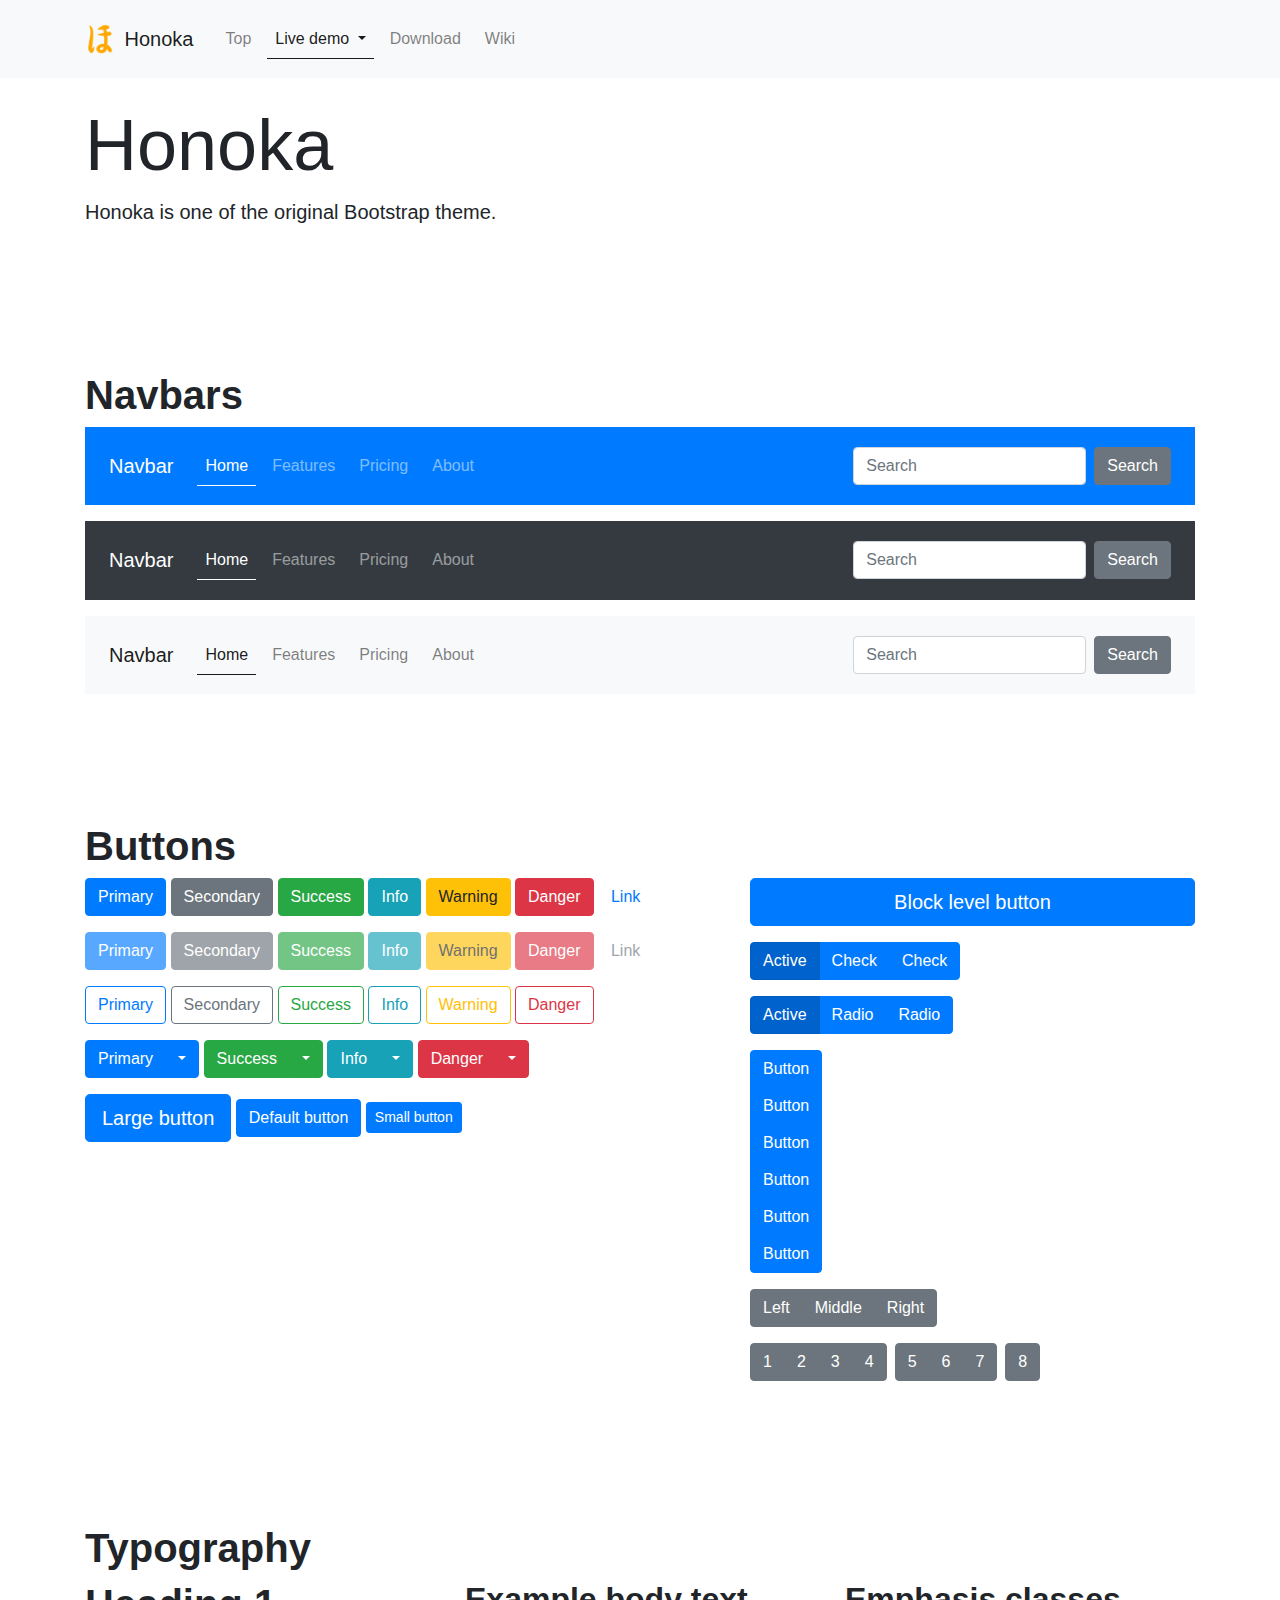
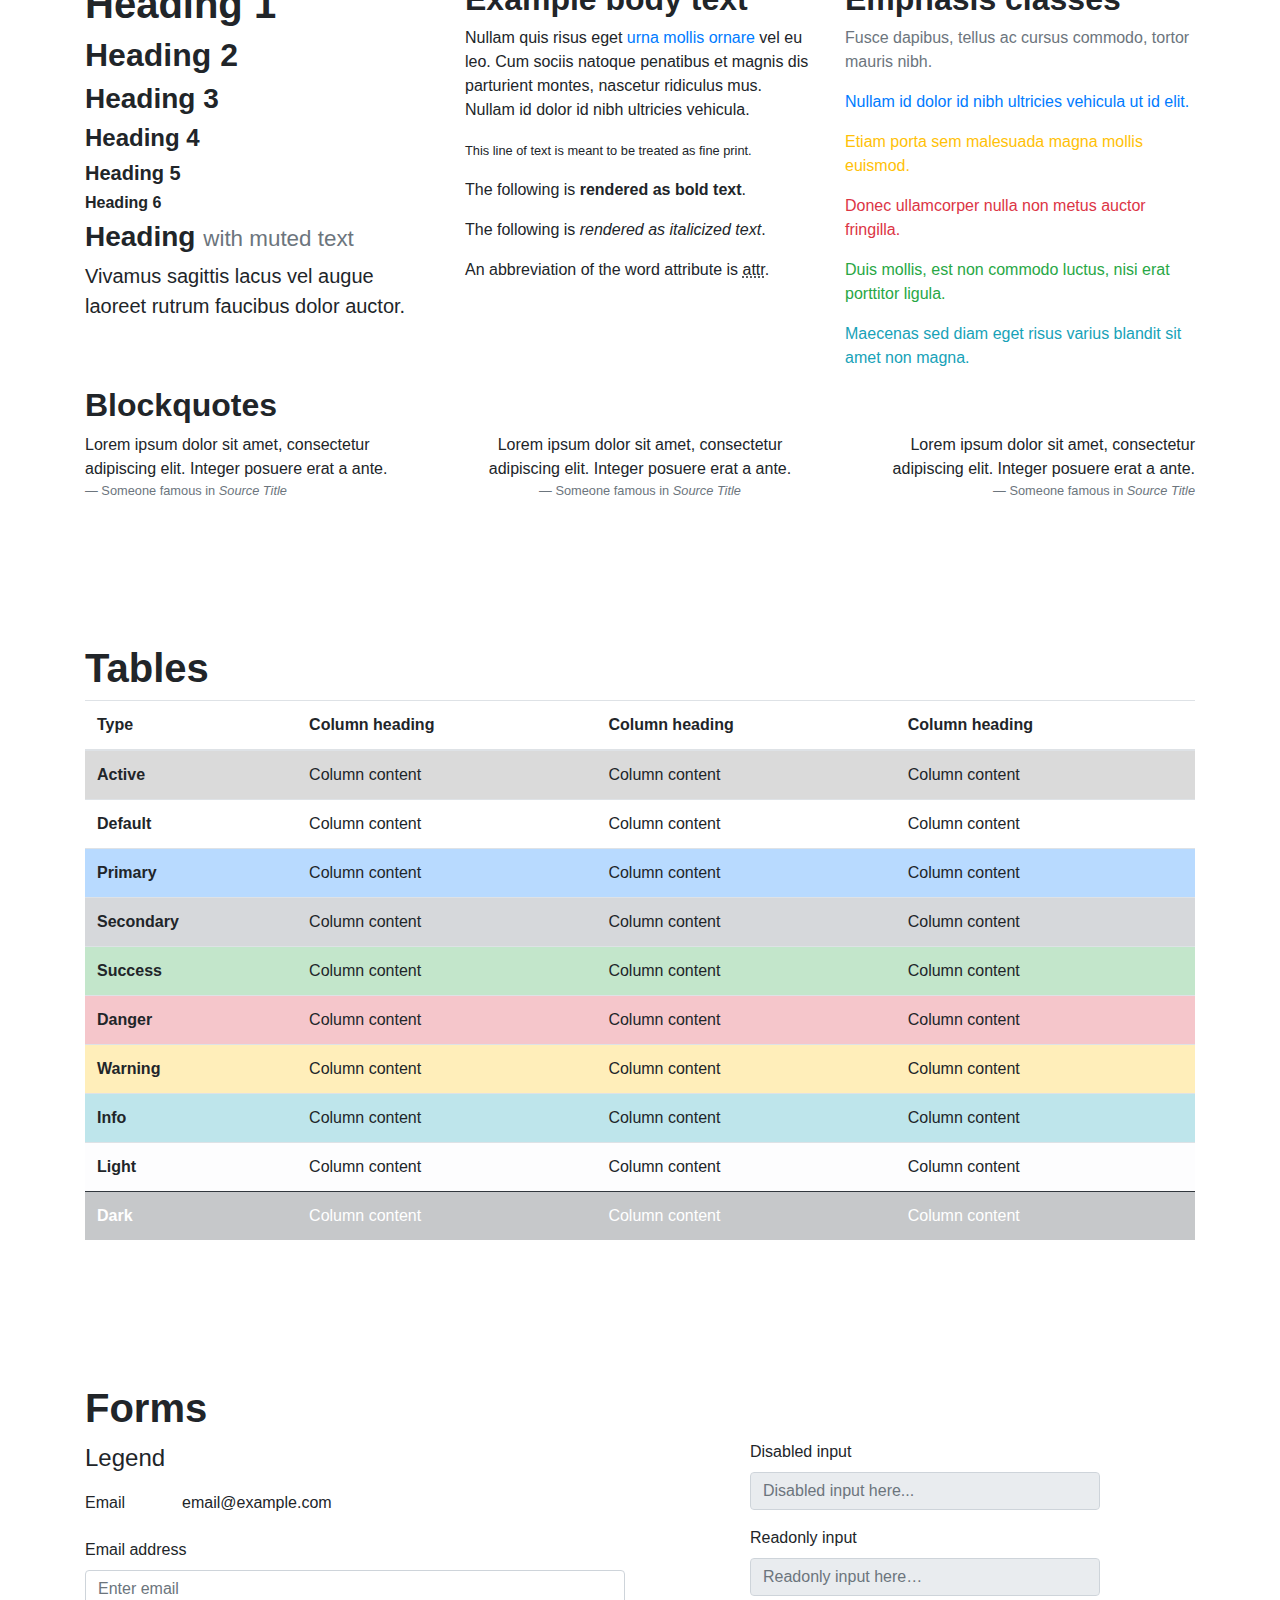
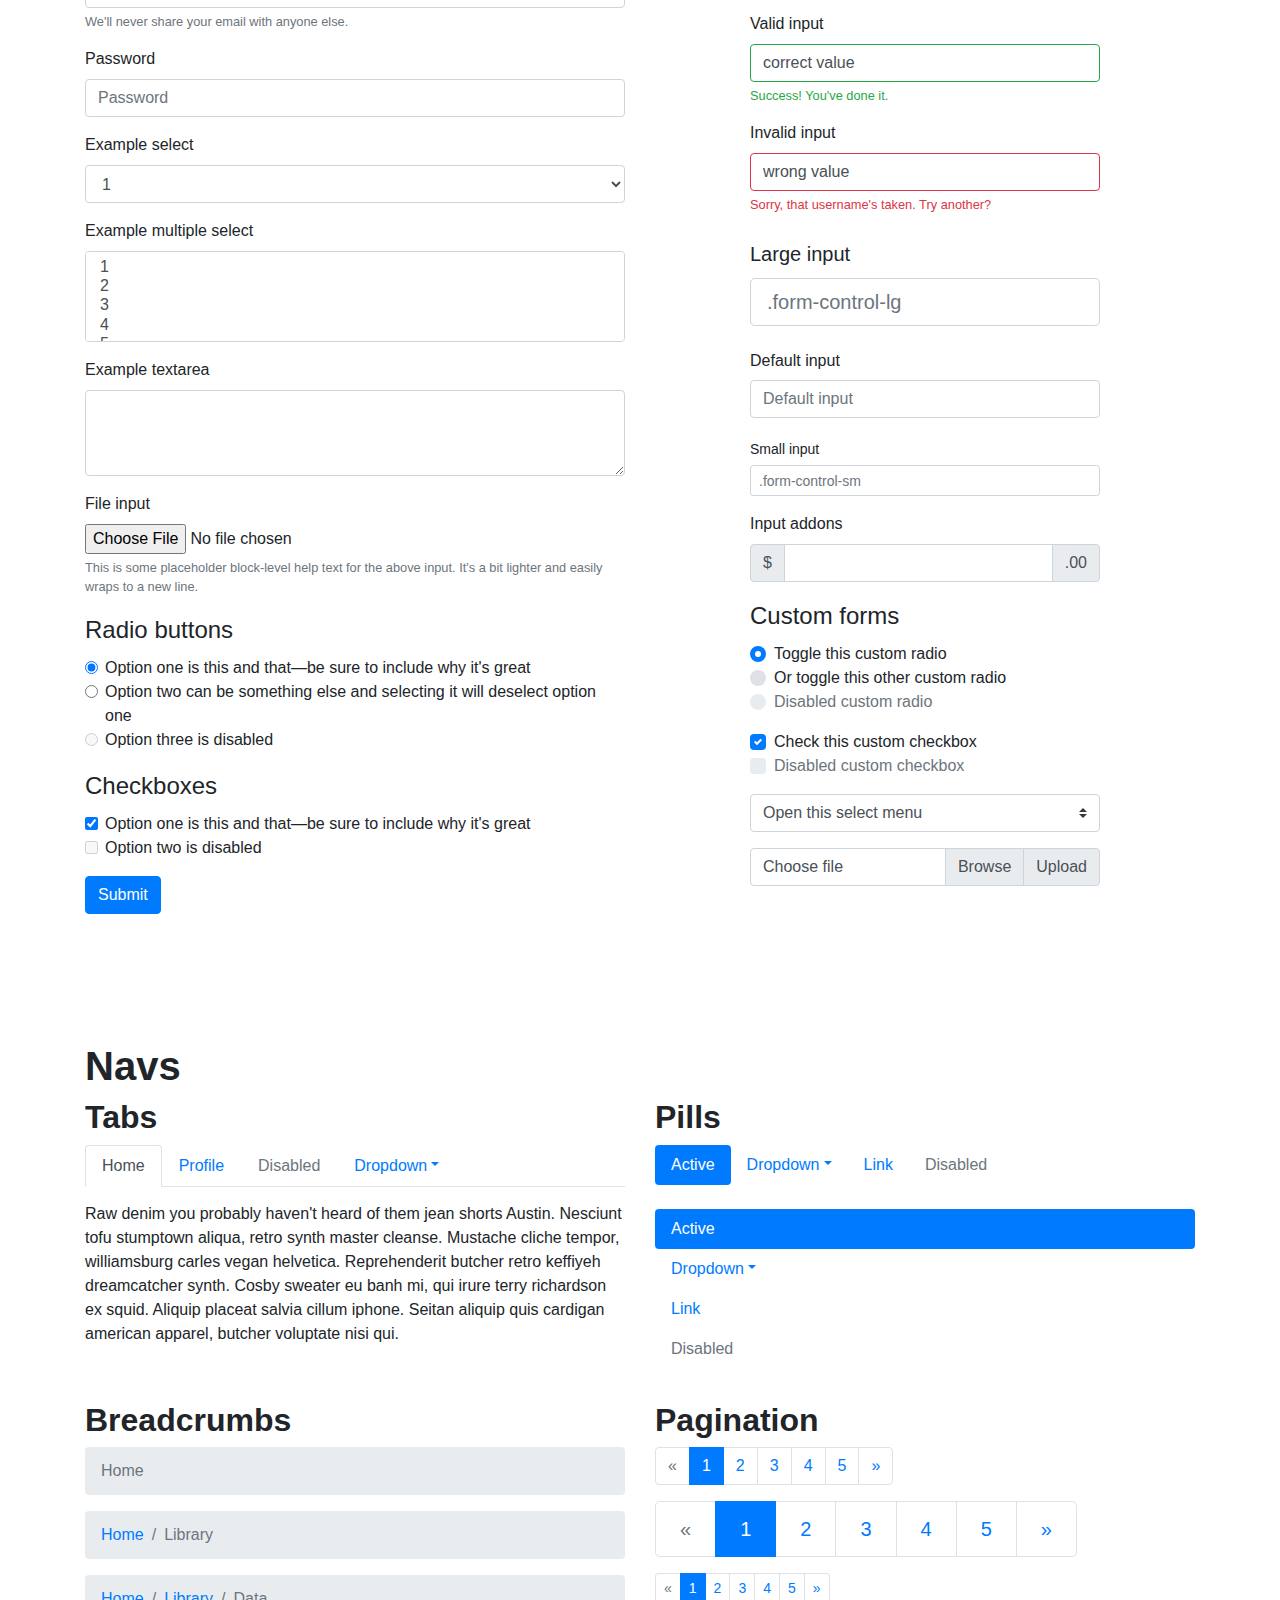
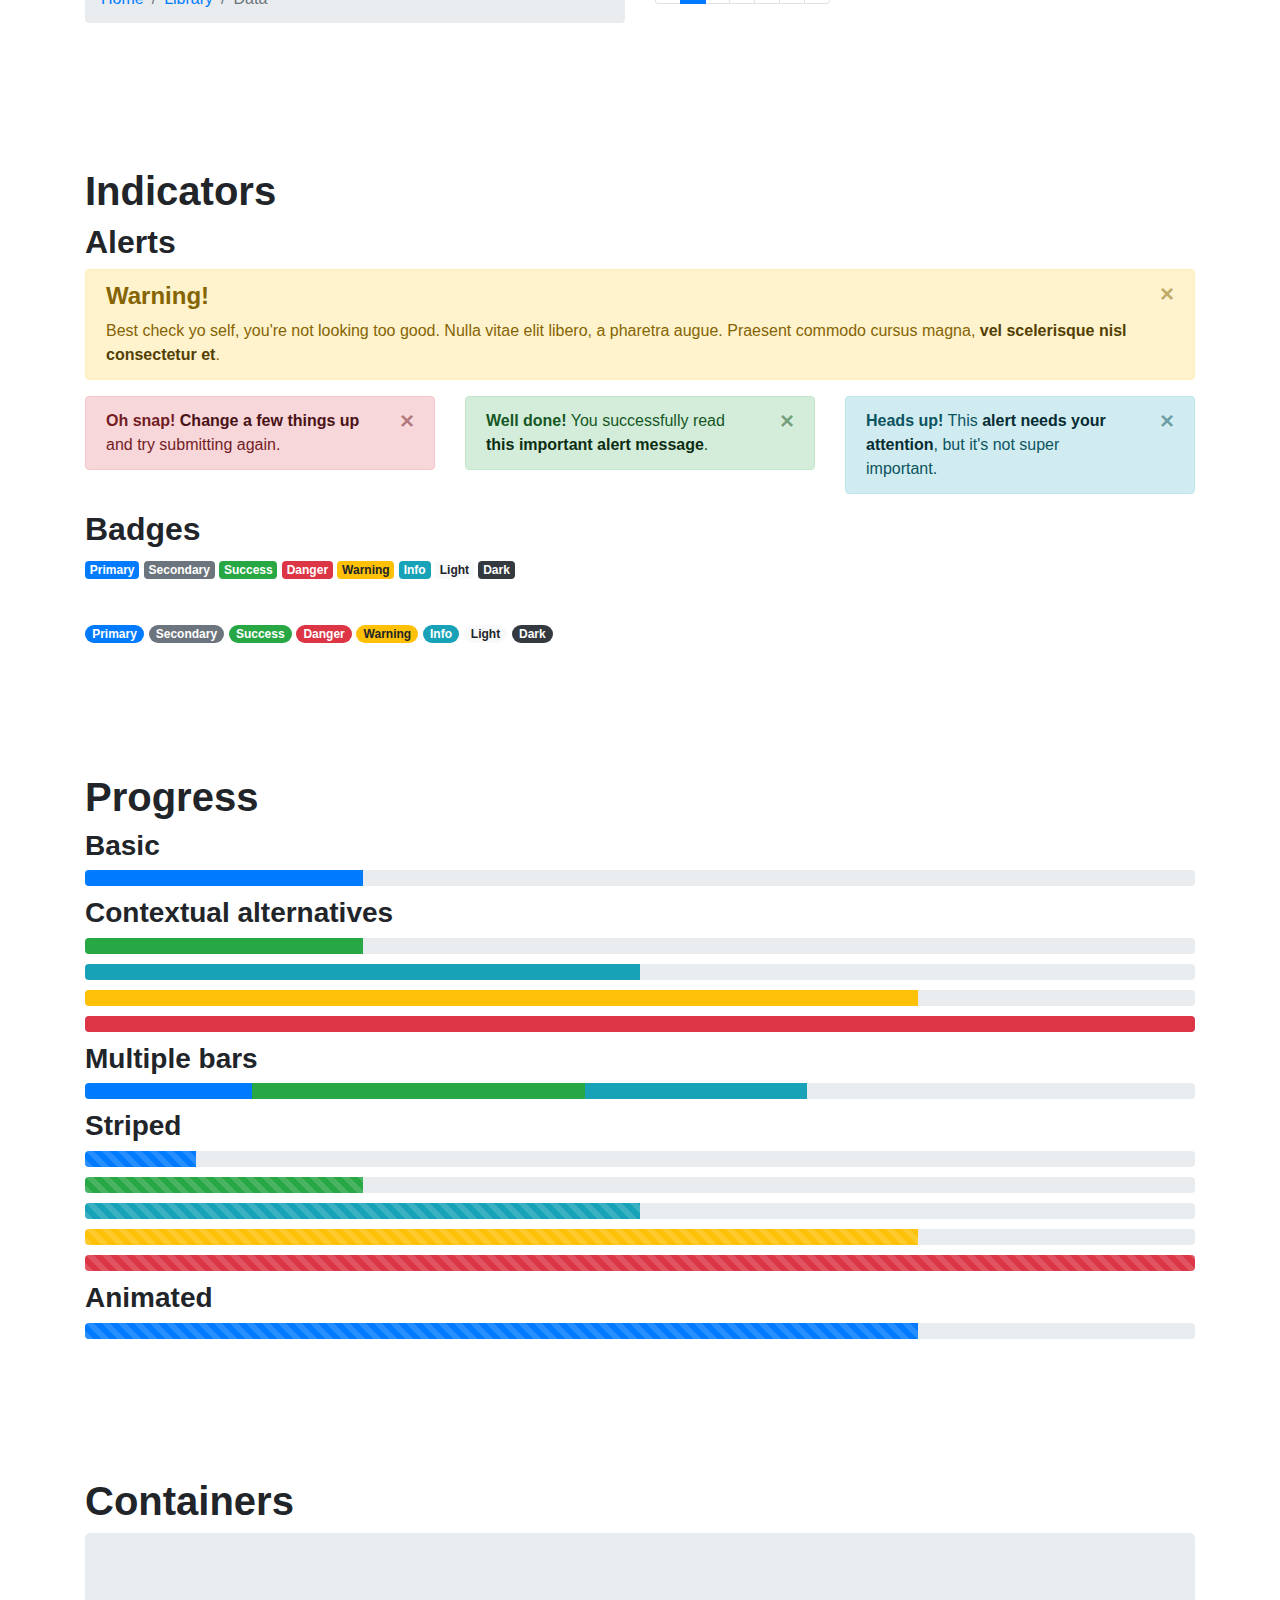
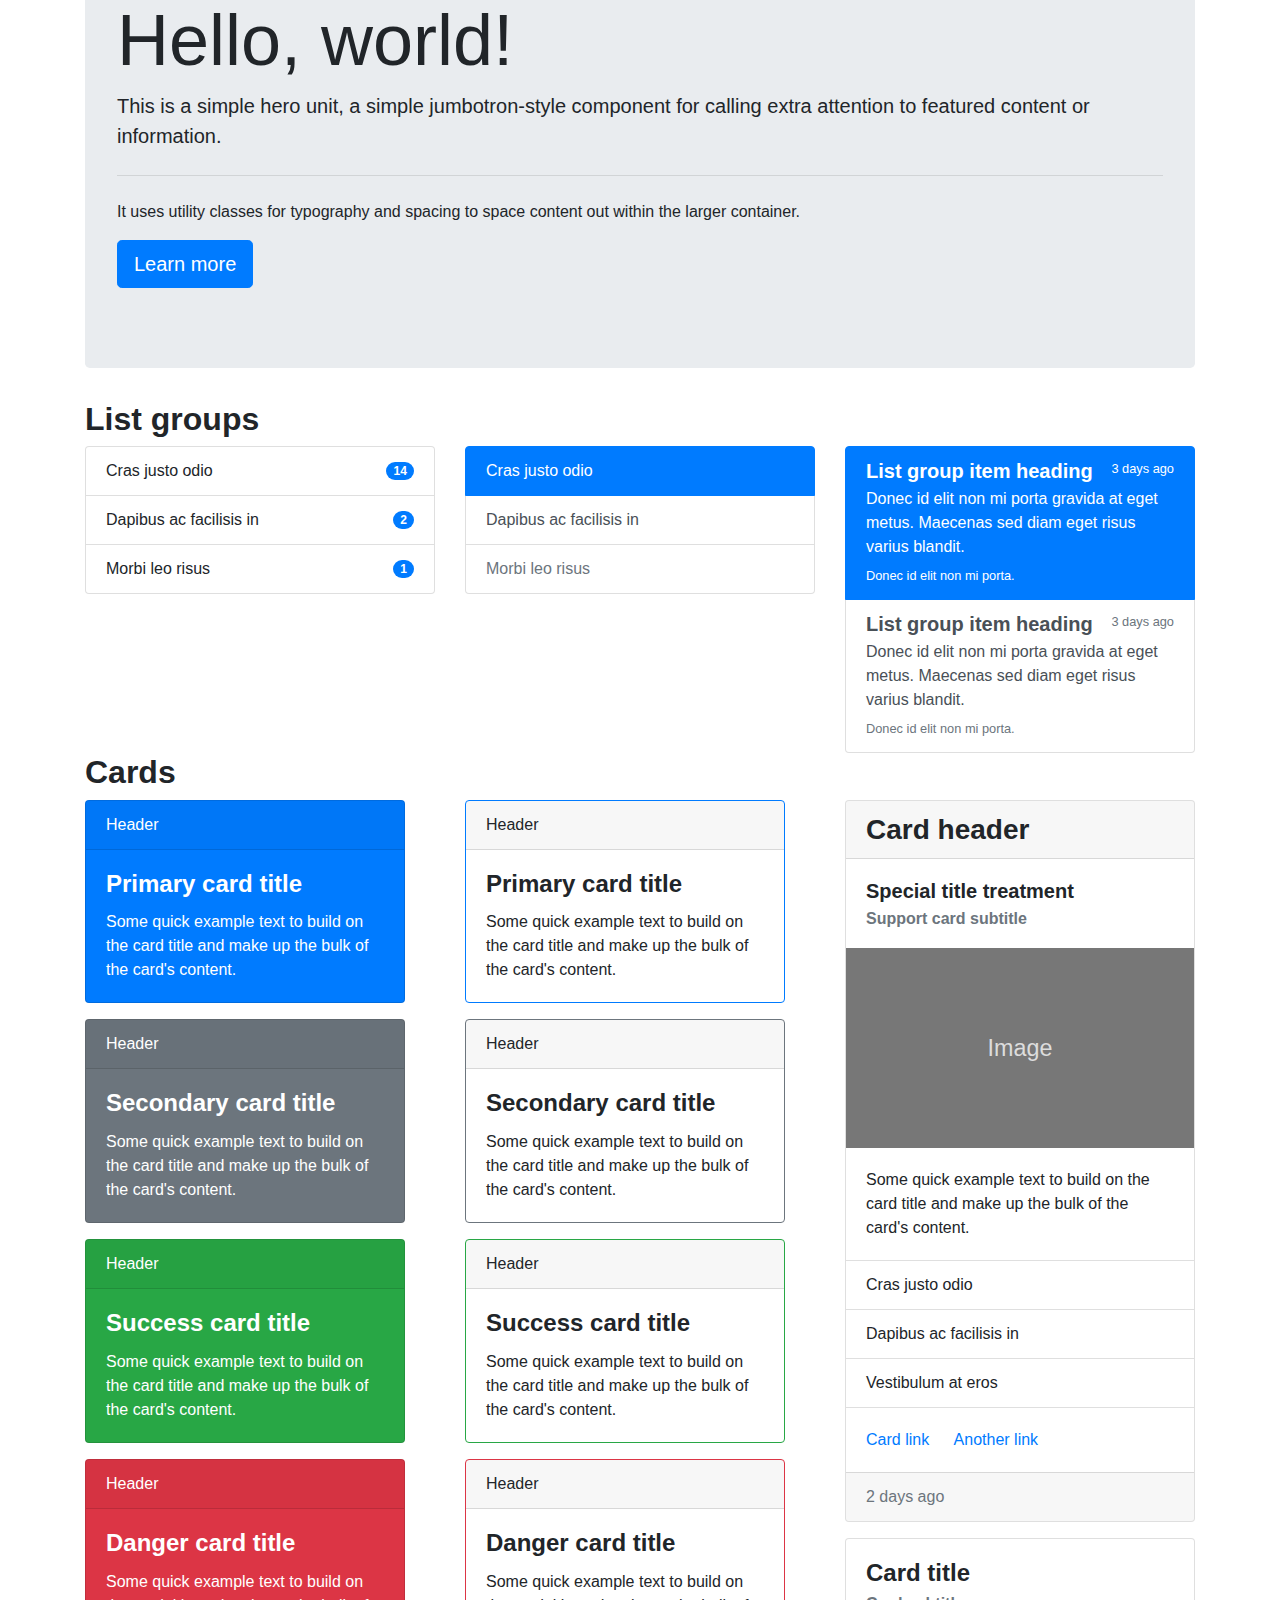
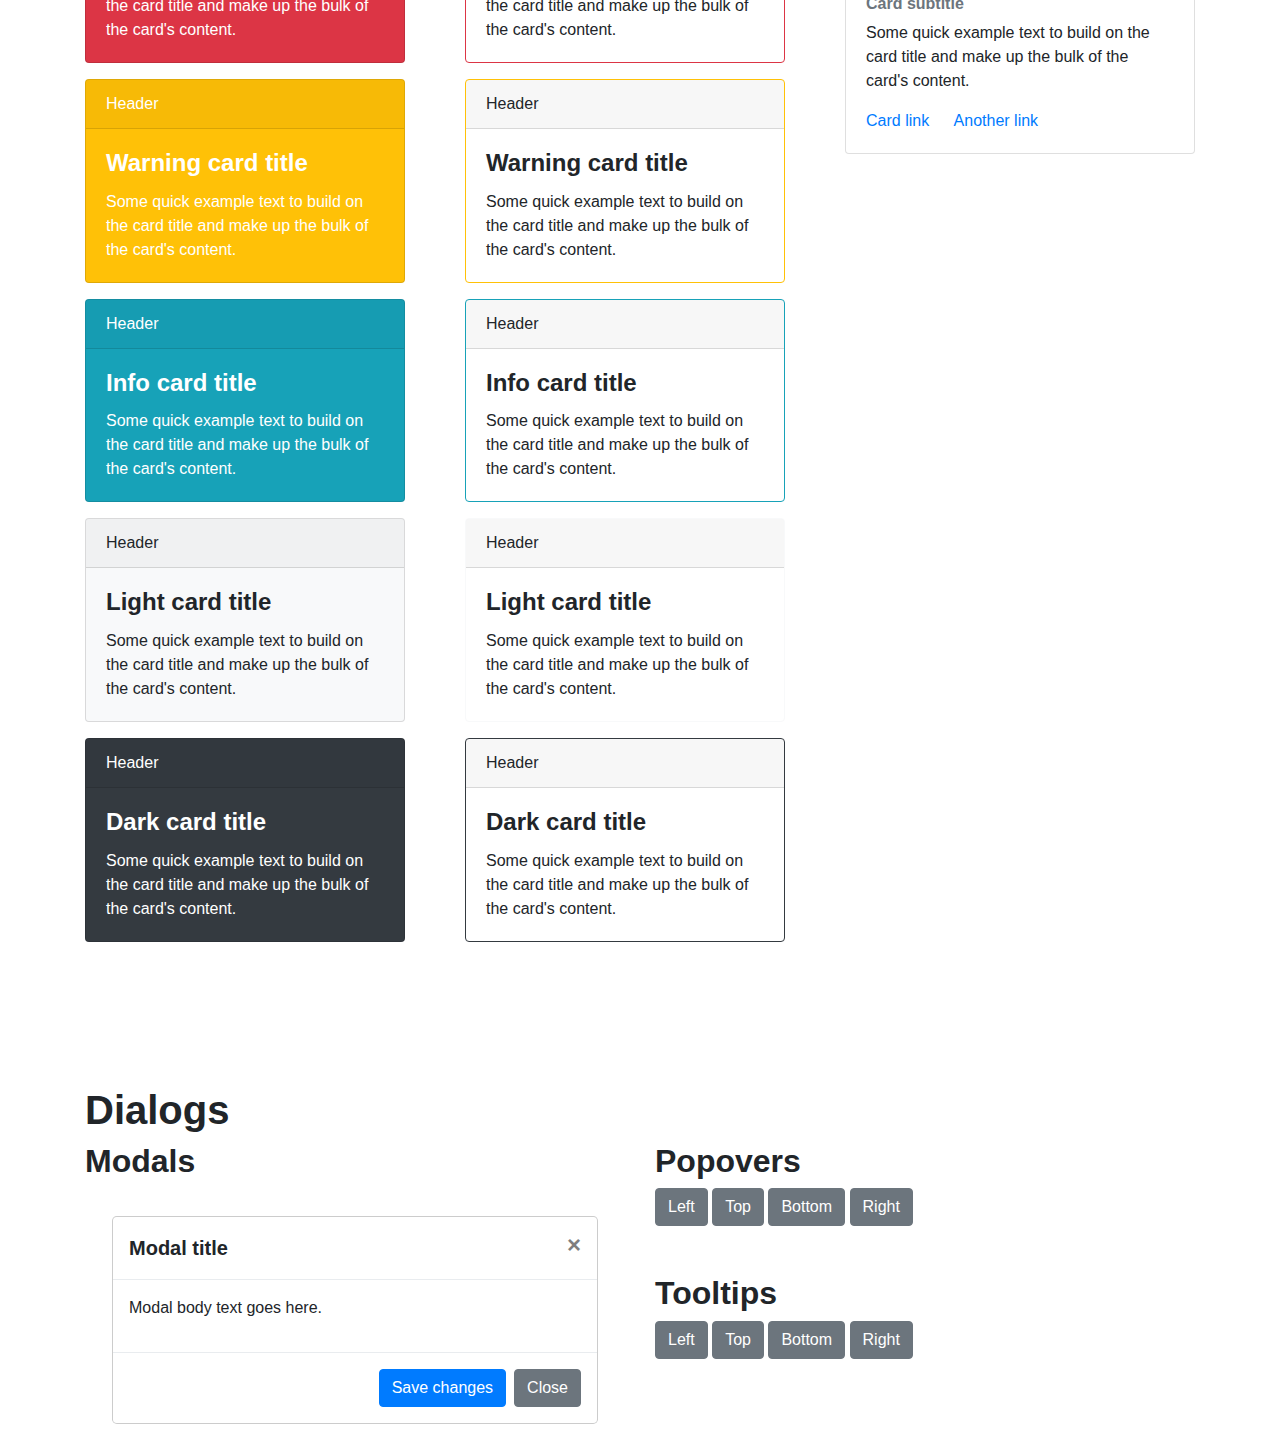
<file: bootstrap.html>
<!DOCTYPE html>
<html>
<head>
  <meta charset="UTF-8">
  <meta name="viewport" content="width=device-width, initial-scale=1, shrink-to-fit=no">

  <title>Honoka</title>

  <link rel="stylesheet" type="text/css" href="css/bootstrap.css">
  <style type="text/css">
  .bs-component + .bs-component {
    margin-top: 1rem;
  }
  @media (min-width: 768px) {
    .bs-docs-section {
      margin-top: 8em;
    }
    .bs-component {
      position: relative;
    }
    .bs-component .modal {
      position: relative;
      top: auto;
      right: auto;
      bottom: auto;
      left: auto;
      z-index: 1;
      display: block;
    }
    .bs-component .modal-dialog {
      width: 90%;
    }
    .bs-component .popover {
      position: relative;
      display: inline-block;
      width: 220px;
      margin: 20px;
    }
    .nav-tabs {
      margin-bottom: 15px;
    }
    .progress {
      margin-bottom: 10px;
    }
  }
  </style>
</head>
<body>

<header>
  <nav class="navbar navbar-expand-lg navbar-light bg-light">
    <div class="container">
      <a class="navbar-brand" href="./">
        <img src="[data-uri]" width="30" height="30" class="d-inline-block align-top mr-1" alt="Honoka">
        Honoka
      </a>
      <button class="navbar-toggler" type="button" data-toggle="collapse" data-target="#navbar" aria-controls="navbar" aria-expanded="false" aria-label="Toggle navigation">
        <span class="navbar-toggler-icon"></span>
      </button>

      <div class="collapse navbar-collapse" id="navbar">
        <ul class="navbar-nav mr-auto">
          <li class="nav-item">
            <a class="nav-link" href="./">Top <span class="sr-only">(current)</span></a>
          </li>
          <li class="nav-item dropdown active">
            <a class="nav-link dropdown-toggle" href="#" id="navbarDropdown" role="button" data-toggle="dropdown" aria-haspopup="true" aria-expanded="false">
              Live demo
            </a>
            <div class="dropdown-menu" aria-labelledby="navbarDropdown">
              <a class="dropdown-item" href="./bootstrap-ja.html">Japanese Page</a>
              <a class="dropdown-item" href="./bootstrap.html">English Page</a>
            </div>
          </li>
          <li class="nav-item">
            <a class="nav-link" href="http://github.com/windyakin/Honoka/releases">Download</a>
          </li>
          <li class="nav-item">
            <a class="nav-link" href="http://github.com/windyakin/Honoka/wiki">Wiki</a>
          </li>
        </ul>
      </div>
    </div>
  </nav>
</header>

<div class="container">

  <div class="page-header" id="banner">
    <div class="row my-4">
      <div class="col-12">
        <h1 class="display-3">Honoka</h1>
        <p class="lead">Honoka is one of the original Bootstrap theme.</p>
      </div>
    </div>
  </div>

  <!-- Navbar
  ================================================== -->
  <section class="bs-docs-section clearfix">
    <div class="row">
      <div class="col-lg-12">
        <div class="page-header">
          <h1 id="navbars">Navbars</h1>
        </div>

        <div class="bs-component">
          <nav class="navbar navbar-expand-lg navbar-dark bg-primary">
            <a class="navbar-brand" href="#">Navbar</a>
            <button class="navbar-toggler" type="button" data-toggle="collapse" data-target="#navbarColor01" aria-controls="navbarColor01" aria-expanded="false" aria-label="Toggle navigation">
              <span class="navbar-toggler-icon"></span>
            </button>

            <div class="collapse navbar-collapse" id="navbarColor01">
              <ul class="navbar-nav mr-auto">
                <li class="nav-item active">
                  <a class="nav-link" href="#">Home <span class="sr-only">(current)</span></a>
                </li>
                <li class="nav-item">
                  <a class="nav-link" href="#">Features</a>
                </li>
                <li class="nav-item">
                  <a class="nav-link" href="#">Pricing</a>
                </li>
                <li class="nav-item">
                  <a class="nav-link" href="#">About</a>
                </li>
              </ul>
              <form class="form-inline my-2 my-lg-0">
                <input class="form-control mr-sm-2" type="text" placeholder="Search">
                <button class="btn btn-secondary my-2 my-sm-0" type="submit">Search</button>
              </form>
            </div>
          </nav>
        </div>

        <div class="bs-component">
          <nav class="navbar navbar-expand-lg navbar-dark bg-dark">
            <a class="navbar-brand" href="#">Navbar</a>
            <button class="navbar-toggler" type="button" data-toggle="collapse" data-target="#navbarColor02" aria-controls="navbarColor02" aria-expanded="false" aria-label="Toggle navigation">
              <span class="navbar-toggler-icon"></span>
            </button>

            <div class="collapse navbar-collapse" id="navbarColor02">
              <ul class="navbar-nav mr-auto">
                <li class="nav-item active">
                  <a class="nav-link" href="#">Home <span class="sr-only">(current)</span></a>
                </li>
                <li class="nav-item">
                  <a class="nav-link" href="#">Features</a>
                </li>
                <li class="nav-item">
                  <a class="nav-link" href="#">Pricing</a>
                </li>
                <li class="nav-item">
                  <a class="nav-link" href="#">About</a>
                </li>
              </ul>
              <form class="form-inline my-2 my-lg-0">
                <input class="form-control mr-sm-2" type="text" placeholder="Search">
                <button class="btn btn-secondary my-2 my-sm-0" type="submit">Search</button>
              </form>
            </div>
          </nav>
        </div>

        <div class="bs-component">
          <nav class="navbar navbar-expand-lg navbar-light bg-light">
            <a class="navbar-brand" href="#">Navbar</a>
            <button class="navbar-toggler" type="button" data-toggle="collapse" data-target="#navbarColor03" aria-controls="navbarColor03" aria-expanded="false" aria-label="Toggle navigation">
              <span class="navbar-toggler-icon"></span>
            </button>

            <div class="collapse navbar-collapse" id="navbarColor03">
              <ul class="navbar-nav mr-auto">
                <li class="nav-item active">
                  <a class="nav-link" href="#">Home <span class="sr-only">(current)</span></a>
                </li>
                <li class="nav-item">
                  <a class="nav-link" href="#">Features</a>
                </li>
                <li class="nav-item">
                  <a class="nav-link" href="#">Pricing</a>
                </li>
                <li class="nav-item">
                  <a class="nav-link" href="#">About</a>
                </li>
              </ul>
              <form class="form-inline my-2 my-lg-0">
                <input class="form-control mr-sm-2" type="text" placeholder="Search">
                <button class="btn btn-secondary my-2 my-sm-0" type="submit">Search</button>
              </form>
            </div>
          </nav>
        </div>

      </div>
    </div>
  </section>


  <!-- Buttons
  ================================================== -->
  <section class="bs-docs-section">
    <div class="page-header">
      <div class="row">
        <div class="col-lg-12">
          <h1 id="buttons">Buttons</h1>
        </div>
      </div>
    </div>

    <div class="row">
      <div class="col-lg-7">

        <p class="bs-component">
          <button type="button" class="btn btn-primary">Primary</button>
          <button type="button" class="btn btn-secondary">Secondary</button>
          <button type="button" class="btn btn-success">Success</button>
          <button type="button" class="btn btn-info">Info</button>
          <button type="button" class="btn btn-warning">Warning</button>
          <button type="button" class="btn btn-danger">Danger</button>
          <button type="button" class="btn btn-link">Link</button>
        </p>

        <p class="bs-component">
          <button type="button" class="btn btn-primary disabled">Primary</button>
          <button type="button" class="btn btn-secondary disabled">Secondary</button>
          <button type="button" class="btn btn-success disabled">Success</button>
          <button type="button" class="btn btn-info disabled">Info</button>
          <button type="button" class="btn btn-warning disabled">Warning</button>
          <button type="button" class="btn btn-danger disabled">Danger</button>
          <button type="button" class="btn btn-link disabled">Link</button>
        </p>

        <p class="bs-component">
          <button type="button" class="btn btn-outline-primary">Primary</button>
          <button type="button" class="btn btn-outline-secondary">Secondary</button>
          <button type="button" class="btn btn-outline-success">Success</button>
          <button type="button" class="btn btn-outline-info">Info</button>
          <button type="button" class="btn btn-outline-warning">Warning</button>
          <button type="button" class="btn btn-outline-danger">Danger</button>
        </p>

        <div class="bs-component">
          <div class="btn-group" role="group" aria-label="Button group with nested dropdown">
            <button type="button" class="btn btn-primary">Primary</button>
            <div class="btn-group" role="group">
              <button id="btnGroupDrop1" type="button" class="btn btn-primary dropdown-toggle" data-toggle="dropdown" aria-haspopup="true" aria-expanded="false"></button>
              <div class="dropdown-menu" aria-labelledby="btnGroupDrop1">
                <a class="dropdown-item" href="#">Dropdown link</a>
                <a class="dropdown-item" href="#">Dropdown link</a>
              </div>
            </div>
          </div>

          <div class="btn-group" role="group" aria-label="Button group with nested dropdown">
            <button type="button" class="btn btn-success">Success</button>
            <div class="btn-group" role="group">
              <button id="btnGroupDrop2" type="button" class="btn btn-success dropdown-toggle" data-toggle="dropdown" aria-haspopup="true" aria-expanded="false"></button>
              <div class="dropdown-menu" aria-labelledby="btnGroupDrop2">
                <a class="dropdown-item" href="#">Dropdown link</a>
                <a class="dropdown-item" href="#">Dropdown link</a>
              </div>
            </div>
          </div>

          <div class="btn-group" role="group" aria-label="Button group with nested dropdown">
            <button type="button" class="btn btn-info">Info</button>
            <div class="btn-group" role="group">
              <button id="btnGroupDrop3" type="button" class="btn btn-info dropdown-toggle" data-toggle="dropdown" aria-haspopup="true" aria-expanded="false"></button>
              <div class="dropdown-menu" aria-labelledby="btnGroupDrop3">
                <a class="dropdown-item" href="#">Dropdown link</a>
                <a class="dropdown-item" href="#">Dropdown link</a>
              </div>
            </div>
          </div>

          <div class="btn-group" role="group" aria-label="Button group with nested dropdown">
            <button type="button" class="btn btn-danger">Danger</button>
            <div class="btn-group" role="group">
              <button id="btnGroupDrop4" type="button" class="btn btn-danger dropdown-toggle" data-toggle="dropdown" aria-haspopup="true" aria-expanded="false"></button>
              <div class="dropdown-menu" aria-labelledby="btnGroupDrop4">
                <a class="dropdown-item" href="#">Dropdown link</a>
                <a class="dropdown-item" href="#">Dropdown link</a>
              </div>
            </div>
          </div>
        </div>

        <div class="bs-component">
          <button type="button" class="btn btn-primary btn-lg">Large button</button>
          <button type="button" class="btn btn-primary">Default button</button>
          <button type="button" class="btn btn-primary btn-sm">Small button</button>
        </div>

      </div>
      <div class="col-lg-5">

        <p class="bs-component">
          <button type="button" class="btn btn-primary btn-lg btn-block">Block level button</button>
        </p>

        <div class="bs-component" style="margin-bottom: 15px;">
          <div class="btn-group btn-group-toggle" data-toggle="buttons">
            <label class="btn btn-primary active">
              <input type="checkbox" checked autocomplete="off"> Active
            </label>
            <label class="btn btn-primary">
              <input type="checkbox" autocomplete="off"> Check
            </label>
            <label class="btn btn-primary">
              <input type="checkbox" autocomplete="off"> Check
            </label>
          </div>
        </div>

        <div class="bs-component" style="margin-bottom: 15px;">
          <div class="btn-group btn-group-toggle" data-toggle="buttons">
            <label class="btn btn-primary active">
              <input type="radio" name="options" id="option1" autocomplete="off" checked> Active
            </label>
            <label class="btn btn-primary">
              <input type="radio" name="options" id="option2" autocomplete="off"> Radio
            </label>
            <label class="btn btn-primary">
              <input type="radio" name="options" id="option3" autocomplete="off"> Radio
            </label>
          </div>
        </div>

        <div class="bs-component">
          <div class="btn-group-vertical" data-toggle="buttons">
            <button type="button" class="btn btn-primary">Button</button>
            <button type="button" class="btn btn-primary">Button</button>
            <button type="button" class="btn btn-primary">Button</button>
            <button type="button" class="btn btn-primary">Button</button>
            <button type="button" class="btn btn-primary">Button</button>
            <button type="button" class="btn btn-primary">Button</button>
          </div>
        </div>

        <div class="bs-component" style="margin-bottom: 15px;">
          <div class="btn-group" role="group" aria-label="Basic example">
            <button type="button" class="btn btn-secondary">Left</button>
            <button type="button" class="btn btn-secondary">Middle</button>
            <button type="button" class="btn btn-secondary">Right</button>
          </div>
        </div>

        <div class="bs-component" style="margin-bottom: 15px;">
          <div class="btn-toolbar" role="toolbar" aria-label="Toolbar with button groups">
            <div class="btn-group mr-2" role="group" aria-label="First group">
              <button type="button" class="btn btn-secondary">1</button>
              <button type="button" class="btn btn-secondary">2</button>
              <button type="button" class="btn btn-secondary">3</button>
              <button type="button" class="btn btn-secondary">4</button>
            </div>
            <div class="btn-group mr-2" role="group" aria-label="Second group">
              <button type="button" class="btn btn-secondary">5</button>
              <button type="button" class="btn btn-secondary">6</button>
              <button type="button" class="btn btn-secondary">7</button>
            </div>
            <div class="btn-group" role="group" aria-label="Third group">
              <button type="button" class="btn btn-secondary">8</button>
            </div>
          </div>
        </div>

      </div>
    </div>
  </section>

  <!-- Typography
  ================================================== -->
  <section class="bs-docs-section">
    <div class="row">
      <div class="col-lg-12">
        <div class="page-header">
          <h1 id="typography">Typography</h1>
        </div>
      </div>
    </div>

    <!-- Headings -->

    <div class="row">
      <div class="col-lg-4">
        <div class="bs-component">
          <h1>Heading 1</h1>
          <h2>Heading 2</h2>
          <h3>Heading 3</h3>
          <h4>Heading 4</h4>
          <h5>Heading 5</h5>
          <h6>Heading 6</h6>
          <h3>
            Heading
            <small class="text-muted">with muted text</small>
          </h3>
          <p class="lead">Vivamus sagittis lacus vel augue laoreet rutrum faucibus dolor auctor.</p>
        </div>
      </div>
      <div class="col-lg-4">
        <div class="bs-component">
          <h2>Example body text</h2>
          <p>Nullam quis risus eget <a href="#">urna mollis ornare</a> vel eu leo. Cum sociis natoque penatibus et magnis dis parturient montes, nascetur ridiculus mus. Nullam id dolor id nibh ultricies vehicula.</p>
          <p><small>This line of text is meant to be treated as fine print.</small></p>
          <p>The following is <strong>rendered as bold text</strong>.</p>
          <p>The following is <em>rendered as italicized text</em>.</p>
          <p>An abbreviation of the word attribute is <abbr title="attribute">attr</abbr>.</p>
        </div>

      </div>
      <div class="col-lg-4">
        <div class="bs-component">
          <h2>Emphasis classes</h2>
          <p class="text-muted">Fusce dapibus, tellus ac cursus commodo, tortor mauris nibh.</p>
          <p class="text-primary">Nullam id dolor id nibh ultricies vehicula ut id elit.</p>
          <p class="text-warning">Etiam porta sem malesuada magna mollis euismod.</p>
          <p class="text-danger">Donec ullamcorper nulla non metus auctor fringilla.</p>
          <p class="text-success">Duis mollis, est non commodo luctus, nisi erat porttitor ligula.</p>
          <p class="text-info">Maecenas sed diam eget risus varius blandit sit amet non magna.</p>
        </div>

      </div>
    </div>

    <!-- Blockquotes -->

    <div class="row">
      <div class="col-lg-12">
        <h2 id="type-blockquotes">Blockquotes</h2>
      </div>
    </div>
    <div class="row">
      <div class="col-lg-4">
        <div class="bs-component">
          <blockquote class="blockquote">
            <p class="mb-0">Lorem ipsum dolor sit amet, consectetur adipiscing elit. Integer posuere erat a ante.</p>
            <footer class="blockquote-footer">Someone famous in <cite title="Source Title">Source Title</cite></footer>
          </blockquote>
        </div>
      </div>
      <div class="col-lg-4">
        <div class="bs-component">
          <blockquote class="blockquote text-center">
            <p class="mb-0">Lorem ipsum dolor sit amet, consectetur adipiscing elit. Integer posuere erat a ante.</p>
            <footer class="blockquote-footer">Someone famous in <cite title="Source Title">Source Title</cite></footer>
          </blockquote>
        </div>
      </div>
      <div class="col-lg-4">
        <div class="bs-component">
          <blockquote class="blockquote text-right">
            <p class="mb-0">Lorem ipsum dolor sit amet, consectetur adipiscing elit. Integer posuere erat a ante.</p>
            <footer class="blockquote-footer">Someone famous in <cite title="Source Title">Source Title</cite></footer>
          </blockquote>
        </div>
      </div>
    </div>
  </section>

  <!-- Tables
  ================================================== -->
  <section class="bs-docs-section">

    <div class="row">
      <div class="col-lg-12">
        <div class="page-header">
          <h1 id="tables">Tables</h1>
        </div>

        <div class="bs-component">
          <table class="table table-hover">
            <thead>
              <tr>
                <th scope="col">Type</th>
                <th scope="col">Column heading</th>
                <th scope="col">Column heading</th>
                <th scope="col">Column heading</th>
              </tr>
            </thead>
            <tbody>
              <tr class="table-active">
                <th scope="row">Active</th>
                <td>Column content</td>
                <td>Column content</td>
                <td>Column content</td>
              </tr>
              <tr>
                <th scope="row">Default</th>
                <td>Column content</td>
                <td>Column content</td>
                <td>Column content</td>
              </tr>
              <tr class="table-primary">
                <th scope="row">Primary</th>
                <td>Column content</td>
                <td>Column content</td>
                <td>Column content</td>
              </tr>
              <tr class="table-secondary">
                <th scope="row">Secondary</th>
                <td>Column content</td>
                <td>Column content</td>
                <td>Column content</td>
              </tr>
              <tr class="table-success">
                <th scope="row">Success</th>
                <td>Column content</td>
                <td>Column content</td>
                <td>Column content</td>
              </tr>
              <tr class="table-danger">
                <th scope="row">Danger</th>
                <td>Column content</td>
                <td>Column content</td>
                <td>Column content</td>
              </tr>
              <tr class="table-warning">
                <th scope="row">Warning</th>
                <td>Column content</td>
                <td>Column content</td>
                <td>Column content</td>
              </tr>
              <tr class="table-info">
                <th scope="row">Info</th>
                <td>Column content</td>
                <td>Column content</td>
                <td>Column content</td>
              </tr>
              <tr class="table-light">
                <th scope="row">Light</th>
                <td>Column content</td>
                <td>Column content</td>
                <td>Column content</td>
              </tr>
              <tr class="table-dark">
                <th scope="row">Dark</th>
                <td>Column content</td>
                <td>Column content</td>
                <td>Column content</td>
              </tr>
            </tbody>
          </table>
        </div><!-- /example -->
      </div>
    </div>
  </section>

  <!-- Forms
  ================================================== -->
  <section class="bs-docs-section">
    <div class="row">
      <div class="col-lg-12">
        <div class="page-header">
          <h1 id="forms">Forms</h1>
        </div>
      </div>
    </div>

    <div class="row">
      <div class="col-lg-6">
        <div class="bs-component">
          <form>
            <fieldset>
              <legend>Legend</legend>
              <div class="form-group row">
                <label for="staticEmail" class="col-sm-2 col-form-label">Email</label>
                <div class="col-sm-10">
                  <input type="text" readonly class="form-control-plaintext" id="staticEmail" value="email@example.com">
                </div>
              </div>
              <div class="form-group">
                <label for="exampleInputEmail1">Email address</label>
                <input type="email" class="form-control" id="exampleInputEmail1" aria-describedby="emailHelp" placeholder="Enter email">
                <small id="emailHelp" class="form-text text-muted">We'll never share your email with anyone else.</small>
              </div>
              <div class="form-group">
                <label for="exampleInputPassword1">Password</label>
                <input type="password" class="form-control" id="exampleInputPassword1" placeholder="Password">
              </div>
              <div class="form-group">
                <label for="exampleSelect1">Example select</label>
                <select class="form-control" id="exampleSelect1">
                  <option>1</option>
                  <option>2</option>
                  <option>3</option>
                  <option>4</option>
                  <option>5</option>
                </select>
              </div>
              <div class="form-group">
                <label for="exampleSelect2">Example multiple select</label>
                <select multiple class="form-control" id="exampleSelect2">
                  <option>1</option>
                  <option>2</option>
                  <option>3</option>
                  <option>4</option>
                  <option>5</option>
                </select>
              </div>
              <div class="form-group">
                <label for="exampleTextarea">Example textarea</label>
                <textarea class="form-control" id="exampleTextarea" rows="3"></textarea>
              </div>
              <div class="form-group">
                <label for="exampleInputFile">File input</label>
                <input type="file" class="form-control-file" id="exampleInputFile" aria-describedby="fileHelp">
                <small id="fileHelp" class="form-text text-muted">This is some placeholder block-level help text for the above input. It's a bit lighter and easily wraps to a new line.</small>
              </div>
              <fieldset class="form-group">
                <legend>Radio buttons</legend>
                <div class="form-check">
                  <label class="form-check-label">
                    <input type="radio" class="form-check-input" name="optionsRadios" id="optionsRadios1" value="option1" checked>
                    Option one is this and that&mdash;be sure to include why it's great
                  </label>
                </div>
                <div class="form-check">
                <label class="form-check-label">
                    <input type="radio" class="form-check-input" name="optionsRadios" id="optionsRadios2" value="option2">
                    Option two can be something else and selecting it will deselect option one
                  </label>
                </div>
                <div class="form-check disabled">
                <label class="form-check-label">
                    <input type="radio" class="form-check-input" name="optionsRadios" id="optionsRadios3" value="option3" disabled>
                    Option three is disabled
                  </label>
                </div>
              </fieldset>
              <fieldset class="form-group">
                <legend>Checkboxes</legend>
                <div class="form-check">
                  <label class="form-check-label">
                    <input class="form-check-input" type="checkbox" value="" checked>
                    Option one is this and that&mdash;be sure to include why it's great
                  </label>
                </div>
                <div class="form-check disabled">
                  <label class="form-check-label">
                    <input class="form-check-input" type="checkbox" value="" disabled>
                    Option two is disabled
                  </label>
                </div>
              </fieldset>
              <button type="submit" class="btn btn-primary">Submit</button>
            </fieldset>
          </form>
        </div>
      </div>
      <div class="col-lg-4 offset-lg-1">

        <form class="bs-component">
          <div class="form-group">
            <fieldset disabled>
              <label class="control-label" for="disabledInput">Disabled input</label>
              <input class="form-control" id="disabledInput" type="text" placeholder="Disabled input here..." disabled="">
            </fieldset>
          </div>

          <div class="form-group">
            <fieldset>
              <label class="control-label" for="readOnlyInput">Readonly input</label>
              <input class="form-control" id="readOnlyInput" type="text" placeholder="Readonly input here…" readonly>
            </fieldset>
          </div>

          <div class="form-group has-success">
            <label class="form-control-label" for="inputSuccess1">Valid input</label>
            <input type="text" value="correct value" class="form-control is-valid" id="inputValid">
            <div class="valid-feedback">Success! You've done it.</div>
          </div>

          <div class="form-group has-danger">
            <label class="form-control-label" for="inputDanger1">Invalid input</label>
            <input type="text" value="wrong value" class="form-control is-invalid" id="inputInvalid">
            <div class="invalid-feedback">Sorry, that username's taken. Try another?</div>
          </div>

          <div class="form-group">
            <label class="col-form-label col-form-label-lg" for="inputLarge">Large input</label>
            <input class="form-control form-control-lg" type="text" placeholder=".form-control-lg" id="inputLarge">
          </div>

          <div class="form-group">
            <label class="col-form-label" for="inputDefault">Default input</label>
            <input type="text" class="form-control" placeholder="Default input" id="inputDefault">
          </div>

          <div class="form-group">
            <label class="col-form-label col-form-label-sm" for="inputSmall">Small input</label>
            <input class="form-control form-control-sm" type="text" placeholder=".form-control-sm" id="inputSmall">
          </div>

          <div class="form-group">
            <label class="control-label">Input addons</label>
            <div class="form-group">
              <div class="input-group mb-3">
                <div class="input-group-prepend">
                  <span class="input-group-text">$</span>
                </div>
                <input type="text" class="form-control" aria-label="Amount (to the nearest dollar)">
                <div class="input-group-append">
                  <span class="input-group-text">.00</span>
                </div>
              </div>
            </div>
          </div>
        </form>

        <div class="bs-component">
          <fieldset>
            <legend>Custom forms</legend>
            <div class="form-group">
              <div class="custom-control custom-radio">
                <input type="radio" id="customRadio1" name="customRadio" class="custom-control-input" checked>
                <label class="custom-control-label" for="customRadio1">Toggle this custom radio</label>
              </div>
              <div class="custom-control custom-radio">
                <input type="radio" id="customRadio2" name="customRadio" class="custom-control-input">
                <label class="custom-control-label" for="customRadio2">Or toggle this other custom radio</label>
              </div>
              <div class="custom-control custom-radio">
                <input type="radio" id="customRadio3" name="customRadio" class="custom-control-input" disabled>
                <label class="custom-control-label" for="customRadio3">Disabled custom radio</label>
              </div>
            </div>
            <div class="form-group">
              <div class="custom-control custom-checkbox">
                <input type="checkbox" class="custom-control-input" id="customCheck1" checked>
                <label class="custom-control-label" for="customCheck1">Check this custom checkbox</label>
              </div>
              <div class="custom-control custom-checkbox">
                <input type="checkbox" class="custom-control-input" id="customCheck2" disabled>
                <label class="custom-control-label" for="customCheck2">Disabled custom checkbox</label>
              </div>
            </div>
            <div class="form-group">
              <select class="custom-select">
                <option selected>Open this select menu</option>
                <option value="1">One</option>
                <option value="2">Two</option>
                <option value="3">Three</option>
              </select>
            </div>
            <div class="form-group">
              <div class="input-group mb-3">
                <div class="custom-file">
                  <input type="file" class="custom-file-input" id="inputGroupFile02">
                  <label class="custom-file-label" for="inputGroupFile02">Choose file</label>
                </div>
                <div class="input-group-append">
                  <span class="input-group-text" id="">Upload</span>
                </div>
              </div>
            </div>
          </fieldset>
        </div>

      </div>
    </div>
  </section>

  <!-- Navs
  ================================================== -->
  <section class="bs-docs-section">

    <div class="row">
      <div class="col-lg-12">
        <div class="page-header">
          <h1 id="navs">Navs</h1>
        </div>
      </div>
    </div>

    <div class="row" style="margin-bottom: 2rem;">
      <div class="col-lg-6">
        <h2 id="nav-tabs">Tabs</h2>
        <div class="bs-component">
          <ul class="nav nav-tabs">
            <li class="nav-item">
              <a class="nav-link active" data-toggle="tab" href="#home">Home</a>
            </li>
            <li class="nav-item">
              <a class="nav-link" data-toggle="tab" href="#profile">Profile</a>
            </li>
            <li class="nav-item">
              <a class="nav-link disabled" href="#">Disabled</a>
            </li>
            <li class="nav-item dropdown">
              <a class="nav-link dropdown-toggle" data-toggle="dropdown" href="#" role="button" aria-haspopup="true" aria-expanded="false">Dropdown</a>
              <div class="dropdown-menu">
                <a class="dropdown-item" href="#">Action</a>
                <a class="dropdown-item" href="#">Another action</a>
                <a class="dropdown-item" href="#">Something else here</a>
                <div class="dropdown-divider"></div>
                <a class="dropdown-item" href="#">Separated link</a>
              </div>
            </li>
          </ul>
          <div id="myTabContent" class="tab-content">
            <div class="tab-pane fade show active" id="home">
              <p>Raw denim you probably haven't heard of them jean shorts Austin. Nesciunt tofu stumptown aliqua, retro synth master cleanse. Mustache cliche tempor, williamsburg carles vegan helvetica. Reprehenderit butcher retro keffiyeh dreamcatcher synth. Cosby sweater eu banh mi, qui irure terry richardson ex squid. Aliquip placeat salvia cillum iphone. Seitan aliquip quis cardigan american apparel, butcher voluptate nisi qui.</p>
            </div>
            <div class="tab-pane fade" id="profile">
              <p>Food truck fixie locavore, accusamus mcsweeney's marfa nulla single-origin coffee squid. Exercitation +1 labore velit, blog sartorial PBR leggings next level wes anderson artisan four loko farm-to-table craft beer twee. Qui photo booth letterpress, commodo enim craft beer mlkshk aliquip jean shorts ullamco ad vinyl cillum PBR. Homo nostrud organic, assumenda labore aesthetic magna delectus mollit.</p>
            </div>
            <div class="tab-pane fade" id="dropdown1">
              <p>Etsy mixtape wayfarers, ethical wes anderson tofu before they sold out mcsweeney's organic lomo retro fanny pack lo-fi farm-to-table readymade. Messenger bag gentrify pitchfork tattooed craft beer, iphone skateboard locavore carles etsy salvia banksy hoodie helvetica. DIY synth PBR banksy irony. Leggings gentrify squid 8-bit cred pitchfork.</p>
            </div>
            <div class="tab-pane fade" id="dropdown2">
              <p>Trust fund seitan letterpress, keytar raw denim keffiyeh etsy art party before they sold out master cleanse gluten-free squid scenester freegan cosby sweater. Fanny pack portland seitan DIY, art party locavore wolf cliche high life echo park Austin. Cred vinyl keffiyeh DIY salvia PBR, banh mi before they sold out farm-to-table VHS viral locavore cosby sweater.</p>
            </div>
          </div>
        </div>
      </div>

      <div class="col-lg-6">
        <h2 id="nav-pills">Pills</h2>
        <div class="bs-component">
          <ul class="nav nav-pills">
            <li class="nav-item">
              <a class="nav-link active" href="#">Active</a>
            </li>
            <li class="nav-item dropdown">
              <a class="nav-link dropdown-toggle" data-toggle="dropdown" href="#" role="button" aria-haspopup="true" aria-expanded="false">Dropdown</a>
              <div class="dropdown-menu">
                <a class="dropdown-item" href="#">Action</a>
                <a class="dropdown-item" href="#">Another action</a>
                <a class="dropdown-item" href="#">Something else here</a>
                <div class="dropdown-divider"></div>
                <a class="dropdown-item" href="#">Separated link</a>
              </div>
            </li>
            <li class="nav-item">
              <a class="nav-link" href="#">Link</a>
            </li>
            <li class="nav-item">
              <a class="nav-link disabled" href="#">Disabled</a>
            </li>
          </ul>
        </div>
        <br>
        <div class="bs-component">
          <ul class="nav nav-pills flex-column">
            <li class="nav-item">
              <a class="nav-link active" href="#">Active</a>
            </li>
            <li class="nav-item dropdown">
              <a class="nav-link dropdown-toggle" data-toggle="dropdown" href="#" role="button" aria-haspopup="true" aria-expanded="false">Dropdown</a>
              <div class="dropdown-menu">
                <a class="dropdown-item" href="#">Action</a>
                <a class="dropdown-item" href="#">Another action</a>
                <a class="dropdown-item" href="#">Something else here</a>
                <div class="dropdown-divider"></div>
                <a class="dropdown-item" href="#">Separated link</a>
              </div>
            </li>
            <li class="nav-item">
              <a class="nav-link" href="#">Link</a>
            </li>
            <li class="nav-item">
              <a class="nav-link disabled" href="#">Disabled</a>
            </li>
          </ul>
        </div>
      </div>
    </div>

    <div class="row">
      <div class="col-lg-6">
        <h2 id="nav-breadcrumbs">Breadcrumbs</h2>
        <div class="bs-component">
          <ol class="breadcrumb">
            <li class="breadcrumb-item active">Home</li>
          </ol>
          <ol class="breadcrumb">
            <li class="breadcrumb-item"><a href="#">Home</a></li>
            <li class="breadcrumb-item active">Library</li>
          </ol>
          <ol class="breadcrumb">
            <li class="breadcrumb-item"><a href="#">Home</a></li>
            <li class="breadcrumb-item"><a href="#">Library</a></li>
            <li class="breadcrumb-item active">Data</li>
          </ol>
        </div>
      </div>

      <div class="col-lg-6">
        <h2 id="pagination">Pagination</h2>
        <div class="bs-component">
          <div>
            <ul class="pagination">
              <li class="page-item disabled">
                <a class="page-link" href="#">&laquo;</a>
              </li>
              <li class="page-item active">
                <a class="page-link" href="#">1</a>
              </li>
              <li class="page-item">
                <a class="page-link" href="#">2</a>
              </li>
              <li class="page-item">
                <a class="page-link" href="#">3</a>
              </li>
              <li class="page-item">
                <a class="page-link" href="#">4</a>
              </li>
              <li class="page-item">
                <a class="page-link" href="#">5</a>
              </li>
              <li class="page-item">
                <a class="page-link" href="#">&raquo;</a>
              </li>
            </ul>
          </div>

          <div>
            <ul class="pagination pagination-lg">
              <li class="page-item disabled">
                <a class="page-link" href="#">&laquo;</a>
              </li>
              <li class="page-item active">
                <a class="page-link" href="#">1</a>
              </li>
              <li class="page-item">
                <a class="page-link" href="#">2</a>
              </li>
              <li class="page-item">
                <a class="page-link" href="#">3</a>
              </li>
              <li class="page-item">
                <a class="page-link" href="#">4</a>
              </li>
              <li class="page-item">
                <a class="page-link" href="#">5</a>
              </li>
              <li class="page-item">
                <a class="page-link" href="#">&raquo;</a>
              </li>
            </ul>
          </div>

          <div>
            <ul class="pagination pagination-sm">
              <li class="page-item disabled">
                <a class="page-link" href="#">&laquo;</a>
              </li>
              <li class="page-item active">
                <a class="page-link" href="#">1</a>
              </li>
              <li class="page-item">
                <a class="page-link" href="#">2</a>
              </li>
              <li class="page-item">
                <a class="page-link" href="#">3</a>
              </li>
              <li class="page-item">
                <a class="page-link" href="#">4</a>
              </li>
              <li class="page-item">
                <a class="page-link" href="#">5</a>
              </li>
              <li class="page-item">
                <a class="page-link" href="#">&raquo;</a>
              </li>
            </ul>
          </div>

        </div>
      </div>
    </div>
  </section>

  <!-- Indicators
  ================================================== -->
  <section class="bs-docs-section">

    <div class="row">
      <div class="col-lg-12">
        <div class="page-header">
          <h1 id="indicators">Indicators</h1>
        </div>
      </div>
    </div>

    <div class="row">
      <div class="col-lg-12">
        <h2>Alerts</h2>
        <div class="bs-component">
          <div class="alert alert-dismissible alert-warning">
            <button type="button" class="close" data-dismiss="alert">&times;</button>
            <h4 class="alert-heading">Warning!</h4>
            <p class="mb-0">Best check yo self, you're not looking too good. Nulla vitae elit libero, a pharetra augue. Praesent commodo cursus magna, <a href="#" class="alert-link">vel scelerisque nisl consectetur et</a>.</p>
          </div>
        </div>
      </div>
    </div>
    <div class="row">
      <div class="col-lg-4">
        <div class="bs-component">
          <div class="alert alert-dismissible alert-danger">
            <button type="button" class="close" data-dismiss="alert">&times;</button>
            <strong>Oh snap!</strong> <a href="#" class="alert-link">Change a few things up</a> and try submitting again.
          </div>
        </div>
      </div>
      <div class="col-lg-4">
        <div class="bs-component">
          <div class="alert alert-dismissible alert-success">
            <button type="button" class="close" data-dismiss="alert">&times;</button>
            <strong>Well done!</strong> You successfully read <a href="#" class="alert-link">this important alert message</a>.
          </div>
        </div>
      </div>
      <div class="col-lg-4">
        <div class="bs-component">
          <div class="alert alert-dismissible alert-info">
            <button type="button" class="close" data-dismiss="alert">&times;</button>
            <strong>Heads up!</strong> This <a href="#" class="alert-link">alert needs your attention</a>, but it's not super important.
          </div>
        </div>
      </div>
    </div>
    <div>
      <h2>Badges</h2>
      <div class="bs-component" style="margin-bottom: 40px;">
        <span class="badge badge-primary">Primary</span>
        <span class="badge badge-secondary">Secondary</span>
        <span class="badge badge-success">Success</span>
        <span class="badge badge-danger">Danger</span>
        <span class="badge badge-warning">Warning</span>
        <span class="badge badge-info">Info</span>
        <span class="badge badge-light">Light</span>
        <span class="badge badge-dark">Dark</span>
      </div>
      <div class="bs-component">
        <span class="badge badge-pill badge-primary">Primary</span>
        <span class="badge badge-pill badge-secondary">Secondary</span>
        <span class="badge badge-pill badge-success">Success</span>
        <span class="badge badge-pill badge-danger">Danger</span>
        <span class="badge badge-pill badge-warning">Warning</span>
        <span class="badge badge-pill badge-info">Info</span>
        <span class="badge badge-pill badge-light">Light</span>
        <span class="badge badge-pill badge-dark">Dark</span>
      </div>
    </div>
  </section>


  <!-- Progress bars
  ================================================== -->
  <section class="bs-docs-section">

    <div class="row">
      <div class="col-lg-12">
        <div class="page-header">
          <h1 id="progress">Progress</h1>
        </div>

        <h3 id="progress-basic">Basic</h3>
        <div class="bs-component">
          <div class="progress">
            <div class="progress-bar" role="progressbar" style="width: 25%;" aria-valuenow="25" aria-valuemin="0" aria-valuemax="100"></div>
          </div>
        </div>

        <h3 id="progress-alternatives">Contextual alternatives</h3>
        <div class="bs-component">
          <div class="progress">
            <div class="progress-bar bg-success" role="progressbar" style="width: 25%;" aria-valuenow="25" aria-valuemin="0" aria-valuemax="100"></div>
          </div>
          <div class="progress">
            <div class="progress-bar bg-info" role="progressbar" style="width: 50%;" aria-valuenow="50" aria-valuemin="0" aria-valuemax="100"></div>
          </div>
          <div class="progress">
            <div class="progress-bar bg-warning" role="progressbar" style="width: 75%;" aria-valuenow="75" aria-valuemin="0" aria-valuemax="100"></div>
          </div>
          <div class="progress">
            <div class="progress-bar bg-danger" role="progressbar" style="width: 100%;" aria-valuenow="100" aria-valuemin="0" aria-valuemax="100"></div>
          </div>
        </div>

        <h3 id="progress-multiple">Multiple bars</h3>
        <div class="bs-component">
          <div class="progress">
            <div class="progress-bar" role="progressbar" style="width: 15%;" aria-valuenow="15" aria-valuemin="0" aria-valuemax="100"></div>
            <div class="progress-bar bg-success" role="progressbar" style="width: 30%;" aria-valuenow="30" aria-valuemin="0" aria-valuemax="100"></div>
            <div class="progress-bar bg-info" role="progressbar" style="width: 20%;" aria-valuenow="20" aria-valuemin="0" aria-valuemax="100"></div>
          </div>
        </div>

        <h3 id="progress-striped">Striped</h3>
        <div class="bs-component">
          <div class="progress">
            <div class="progress-bar progress-bar-striped" role="progressbar" style="width: 10%;" aria-valuenow="10" aria-valuemin="0" aria-valuemax="100"></div>
          </div>
          <div class="progress">
            <div class="progress-bar progress-bar-striped bg-success" role="progressbar" style="width: 25%;" aria-valuenow="25" aria-valuemin="0" aria-valuemax="100"></div>
          </div>
          <div class="progress">
            <div class="progress-bar progress-bar-striped bg-info" role="progressbar" style="width: 50%;" aria-valuenow="50" aria-valuemin="0" aria-valuemax="100"></div>
          </div>
          <div class="progress">
            <div class="progress-bar progress-bar-striped bg-warning" role="progressbar" style="width: 75%;" aria-valuenow="75" aria-valuemin="0" aria-valuemax="100"></div>
          </div>
          <div class="progress">
            <div class="progress-bar progress-bar-striped bg-danger" role="progressbar" style="width: 100%;" aria-valuenow="100" aria-valuemin="0" aria-valuemax="100"></div>
          </div>
        </div>

        <h3 id="progress-animated">Animated</h3>
        <div class="bs-component">
          <div class="progress">
            <div class="progress-bar progress-bar-striped progress-bar-animated" role="progressbar" aria-valuenow="75" aria-valuemin="0" aria-valuemax="100" style="width: 75%;"></div>
          </div>
        </div>
      </div>
    </div>
  </section>

  <!-- Containers
  ================================================== -->
  <section class="bs-docs-section">

    <div class="row">
      <div class="col-lg-12">
        <div class="page-header">
          <h1 id="containers">Containers</h1>
        </div>
        <div class="bs-component">
          <div class="jumbotron">
            <h1 class="display-3">Hello, world!</h1>
            <p class="lead">This is a simple hero unit, a simple jumbotron-style component for calling extra attention to featured content or information.</p>
            <hr class="my-4">
            <p>It uses utility classes for typography and spacing to space content out within the larger container.</p>
            <p class="lead">
              <a class="btn btn-primary btn-lg" href="#" role="button">Learn more</a>
            </p>
          </div>
        </div>
      </div>
    </div>


    <div class="row">
      <div class="col-lg-12">
        <h2>List groups</h2>
      </div>
    </div>

    <div class="row">
      <div class="col-lg-4">
        <div class="bs-component">
          <ul class="list-group">
            <li class="list-group-item d-flex justify-content-between align-items-center">
              Cras justo odio
              <span class="badge badge-primary badge-pill">14</span>
            </li>
            <li class="list-group-item d-flex justify-content-between align-items-center">
              Dapibus ac facilisis in
              <span class="badge badge-primary badge-pill">2</span>
            </li>
            <li class="list-group-item d-flex justify-content-between align-items-center">
              Morbi leo risus
              <span class="badge badge-primary badge-pill">1</span>
            </li>
          </ul>
        </div>
      </div>
      <div class="col-lg-4">
        <div class="bs-component">
          <div class="list-group">
            <a href="#" class="list-group-item list-group-item-action active">
              Cras justo odio
            </a>
            <a href="#" class="list-group-item list-group-item-action">Dapibus ac facilisis in
            </a>
            <a href="#" class="list-group-item list-group-item-action disabled">Morbi leo risus
            </a>
          </div>
        </div>
      </div>
      <div class="col-lg-4">
        <div class="bs-component">
          <div class="list-group">
            <a href="#" class="list-group-item list-group-item-action flex-column align-items-start active">
              <div class="d-flex w-100 justify-content-between">
                <h5 class="mb-1">List group item heading</h5>
                <small>3 days ago</small>
              </div>
              <p class="mb-1">Donec id elit non mi porta gravida at eget metus. Maecenas sed diam eget risus varius blandit.</p>
              <small>Donec id elit non mi porta.</small>
            </a>
            <a href="#" class="list-group-item list-group-item-action flex-column align-items-start">
              <div class="d-flex w-100 justify-content-between">
                <h5 class="mb-1">List group item heading</h5>
                <small class="text-muted">3 days ago</small>
              </div>
              <p class="mb-1">Donec id elit non mi porta gravida at eget metus. Maecenas sed diam eget risus varius blandit.</p>
              <small class="text-muted">Donec id elit non mi porta.</small>
            </a>
          </div>
        </div>
      </div>
    </div>

    <div class="row">
      <div class="col-lg-12">
        <h2>Cards</h2>
      </div>
    </div>

    <div class="row">
      <div class="col-lg-4">
        <div class="bs-component">
          <div class="card text-white bg-primary mb-3" style="max-width: 20rem;">
            <div class="card-header">Header</div>
            <div class="card-body">
              <h4 class="card-title">Primary card title</h4>
              <p class="card-text">Some quick example text to build on the card title and make up the bulk of the card's content.</p>
            </div>
          </div>
          <div class="card text-white bg-secondary mb-3" style="max-width: 20rem;">
            <div class="card-header">Header</div>
            <div class="card-body">
              <h4 class="card-title">Secondary card title</h4>
              <p class="card-text">Some quick example text to build on the card title and make up the bulk of the card's content.</p>
            </div>
          </div>
          <div class="card text-white bg-success mb-3" style="max-width: 20rem;">
            <div class="card-header">Header</div>
            <div class="card-body">
              <h4 class="card-title">Success card title</h4>
              <p class="card-text">Some quick example text to build on the card title and make up the bulk of the card's content.</p>
            </div>
          </div>
          <div class="card text-white bg-danger mb-3" style="max-width: 20rem;">
            <div class="card-header">Header</div>
            <div class="card-body">
              <h4 class="card-title">Danger card title</h4>
              <p class="card-text">Some quick example text to build on the card title and make up the bulk of the card's content.</p>
            </div>
          </div>
          <div class="card text-white bg-warning mb-3" style="max-width: 20rem;">
            <div class="card-header">Header</div>
            <div class="card-body">
              <h4 class="card-title">Warning card title</h4>
              <p class="card-text">Some quick example text to build on the card title and make up the bulk of the card's content.</p>
            </div>
          </div>
          <div class="card text-white bg-info mb-3" style="max-width: 20rem;">
            <div class="card-header">Header</div>
            <div class="card-body">
              <h4 class="card-title">Info card title</h4>
              <p class="card-text">Some quick example text to build on the card title and make up the bulk of the card's content.</p>
            </div>
          </div>
          <div class="card bg-light mb-3" style="max-width: 20rem;">
            <div class="card-header">Header</div>
            <div class="card-body">
              <h4 class="card-title">Light card title</h4>
              <p class="card-text">Some quick example text to build on the card title and make up the bulk of the card's content.</p>
            </div>
          </div>
          <div class="card text-white bg-dark mb-3" style="max-width: 20rem;">
            <div class="card-header">Header</div>
            <div class="card-body">
              <h4 class="card-title">Dark card title</h4>
              <p class="card-text">Some quick example text to build on the card title and make up the bulk of the card's content.</p>
            </div>
          </div>
        </div>
      </div>
      <div class="col-lg-4">
        <div class="bs-component">
          <div class="card border-primary mb-3" style="max-width: 20rem;">
            <div class="card-header">Header</div>
            <div class="card-body">
              <h4 class="card-title">Primary card title</h4>
              <p class="card-text">Some quick example text to build on the card title and make up the bulk of the card's content.</p>
            </div>
          </div>
          <div class="card border-secondary mb-3" style="max-width: 20rem;">
            <div class="card-header">Header</div>
            <div class="card-body">
              <h4 class="card-title">Secondary card title</h4>
              <p class="card-text">Some quick example text to build on the card title and make up the bulk of the card's content.</p>
            </div>
          </div>
          <div class="card border-success mb-3" style="max-width: 20rem;">
            <div class="card-header">Header</div>
            <div class="card-body">
              <h4 class="card-title">Success card title</h4>
              <p class="card-text">Some quick example text to build on the card title and make up the bulk of the card's content.</p>
            </div>
          </div>
          <div class="card border-danger mb-3" style="max-width: 20rem;">
            <div class="card-header">Header</div>
            <div class="card-body">
              <h4 class="card-title">Danger card title</h4>
              <p class="card-text">Some quick example text to build on the card title and make up the bulk of the card's content.</p>
            </div>
          </div>
          <div class="card border-warning mb-3" style="max-width: 20rem;">
            <div class="card-header">Header</div>
            <div class="card-body">
              <h4 class="card-title">Warning card title</h4>
              <p class="card-text">Some quick example text to build on the card title and make up the bulk of the card's content.</p>
            </div>
          </div>
          <div class="card border-info mb-3" style="max-width: 20rem;">
            <div class="card-header">Header</div>
            <div class="card-body">
              <h4 class="card-title">Info card title</h4>
              <p class="card-text">Some quick example text to build on the card title and make up the bulk of the card's content.</p>
            </div>
          </div>
          <div class="card border-light mb-3" style="max-width: 20rem;">
            <div class="card-header">Header</div>
            <div class="card-body">
              <h4 class="card-title">Light card title</h4>
              <p class="card-text">Some quick example text to build on the card title and make up the bulk of the card's content.</p>
            </div>
          </div>
          <div class="card border-dark mb-3" style="max-width: 20rem;">
            <div class="card-header">Header</div>
            <div class="card-body">
              <h4 class="card-title">Dark card title</h4>
              <p class="card-text">Some quick example text to build on the card title and make up the bulk of the card's content.</p>
            </div>
          </div>
        </div>
      </div>

      <div class="col-lg-4">
        <div class="bs-component">
          <div class="card mb-3">
            <h3 class="card-header">Card header</h3>
            <div class="card-body">
              <h5 class="card-title">Special title treatment</h5>
              <h6 class="card-subtitle text-muted">Support card subtitle</h6>
            </div>
            <img style="height: 200px; width: 100%; display: block;" src="data:image/svg+xml;charset=UTF-8,%3Csvg%20width%3D%22318%22%20height%3D%22180%22%20xmlns%3D%22http%3A%2F%2Fwww.w3.org%2F2000%2Fsvg%22%20viewBox%3D%220%200%20318%20180%22%20preserveAspectRatio%3D%22none%22%3E%3Cdefs%3E%3Cstyle%20type%3D%22text%2Fcss%22%3E%23holder_158bd1d28ef%20text%20%7B%20fill%3Argba(255%2C255%2C255%2C.75)%3Bfont-weight%3Anormal%3Bfont-family%3AHelvetica%2C%20monospace%3Bfont-size%3A16pt%20%7D%20%3C%2Fstyle%3E%3C%2Fdefs%3E%3Cg%20id%3D%22holder_158bd1d28ef%22%3E%3Crect%20width%3D%22318%22%20height%3D%22180%22%20fill%3D%22%23777%22%3E%3C%2Frect%3E%3Cg%3E%3Ctext%20x%3D%22129.359375%22%20y%3D%2297.35%22%3EImage%3C%2Ftext%3E%3C%2Fg%3E%3C%2Fg%3E%3C%2Fsvg%3E" alt="Card image">
            <div class="card-body">
              <p class="card-text">Some quick example text to build on the card title and make up the bulk of the card's content.</p>
            </div>
            <ul class="list-group list-group-flush">
              <li class="list-group-item">Cras justo odio</li>
              <li class="list-group-item">Dapibus ac facilisis in</li>
              <li class="list-group-item">Vestibulum at eros</li>
            </ul>
            <div class="card-body">
              <a href="#" class="card-link">Card link</a>
              <a href="#" class="card-link">Another link</a>
            </div>
            <div class="card-footer text-muted">
              2 days ago
            </div>
          </div>
          <div class="card">
            <div class="card-body">
              <h4 class="card-title">Card title</h4>
              <h6 class="card-subtitle mb-2 text-muted">Card subtitle</h6>
              <p class="card-text">Some quick example text to build on the card title and make up the bulk of the card's content.</p>
              <a href="#" class="card-link">Card link</a>
              <a href="#" class="card-link">Another link</a>
            </div>
          </div>
        </div>
      </div>
    </div>

  </section>

  <!-- Dialogs
  ================================================== -->
  <section class="bs-docs-section">

    <div class="row">
      <div class="col-lg-12">
        <div class="page-header">
          <h1 id="dialogs">Dialogs</h1>
        </div>
      </div>
    </div>
    <div class="row">
      <div class="col-lg-6">
        <h2>Modals</h2>
        <div class="bs-component">
          <div class="modal">
            <div class="modal-dialog" role="document">
              <div class="modal-content">
                <div class="modal-header">
                  <h5 class="modal-title">Modal title</h5>
                  <button type="button" class="close" data-dismiss="modal" aria-label="Close">
                    <span aria-hidden="true">&times;</span>
                  </button>
                </div>
                <div class="modal-body">
                  <p contenteditable>Modal body text goes here.</p>
                </div>
                <div class="modal-footer">
                  <button type="button" class="btn btn-primary">Save changes</button>
                  <button type="button" class="btn btn-secondary" data-dismiss="modal">Close</button>
                </div>
              </div>
            </div>
          </div>
        </div>
      </div>
      <div class="col-lg-6">
        <h2>Popovers</h2>
        <div class="bs-component" style="margin-bottom: 3em;">
          <button type="button" class="btn btn-secondary" title="Popover Title" data-container="body" data-toggle="popover" data-placement="left" data-content="Vivamus sagittis lacus vel augue laoreet rutrum faucibus.">Left</button>

          <button type="button" class="btn btn-secondary" title="Popover Title" data-container="body" data-toggle="popover" data-placement="top" data-content="Vivamus sagittis lacus vel augue laoreet rutrum faucibus.">Top</button>

          <button type="button" class="btn btn-secondary" title="Popover Title" data-container="body" data-toggle="popover" data-placement="bottom" data-content="Vivamus
          sagittis lacus vel augue laoreet rutrum faucibus.">Bottom</button>

          <button type="button" class="btn btn-secondary" title="Popover Title" data-container="body" data-toggle="popover" data-placement="right" data-content="Vivamus sagittis lacus vel augue laoreet rutrum faucibus.">Right</button>
        </div>
        <h2>Tooltips</h2>
        <div class="bs-component">
          <button type="button" class="btn btn-secondary" data-toggle="tooltip" data-placement="left" title="Tooltip on left">Left</button>

          <button type="button" class="btn btn-secondary" data-toggle="tooltip" data-placement="top" title="Tooltip on top">Top</button>

          <button type="button" class="btn btn-secondary" data-toggle="tooltip" data-placement="bottom" title="Tooltip on bottom">Bottom</button>

          <button type="button" class="btn btn-secondary" data-toggle="tooltip" data-placement="right" title="Tooltip on right">Right</button>
        </div>
      </div>
    </div>
  </section>

</div>


<script src="https://code.jquery.com/jquery-3.2.1.slim.min.js" integrity="sha384-KJ3o2DKtIkvYIK3UENzmM7KCkRr/rE9/Qpg6aAZGJwFDMVNA/GpGFF93hXpG5KkN" crossorigin="anonymous"></script>
<script src="https://cdnjs.cloudflare.com/ajax/libs/popper.js/1.12.9/umd/popper.min.js" integrity="sha384-ApNbgh9B+Y1QKtv3Rn7W3mgPxhU9K/ScQsAP7hUibX39j7fakFPskvXusvfa0b4Q" crossorigin="anonymous"></script>
<script src="./js/bootstrap.min.js"></script>

<script type="text/javascript">
  $('.bs-component [data-toggle="popover"]').popover();
  $('.bs-component [data-toggle="tooltip"]').tooltip();
</script>
</body>
</html>
</file>
